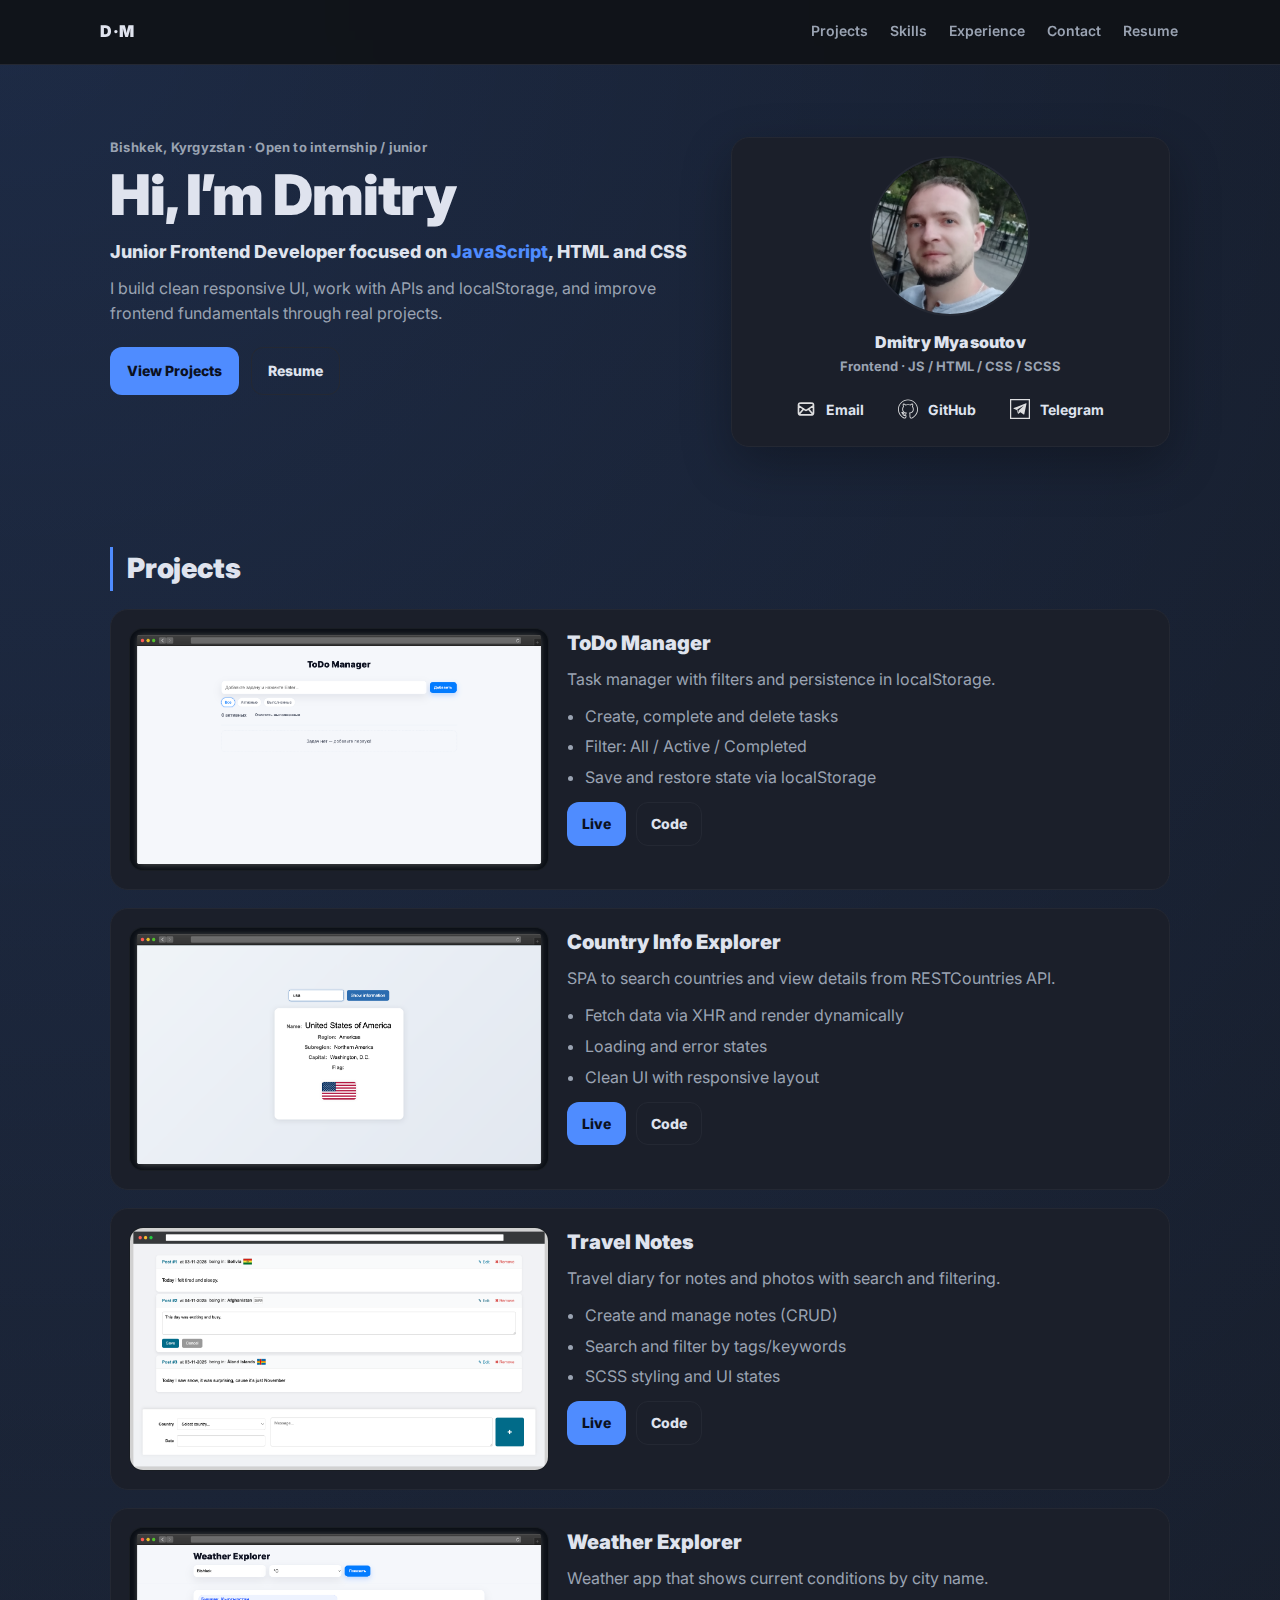
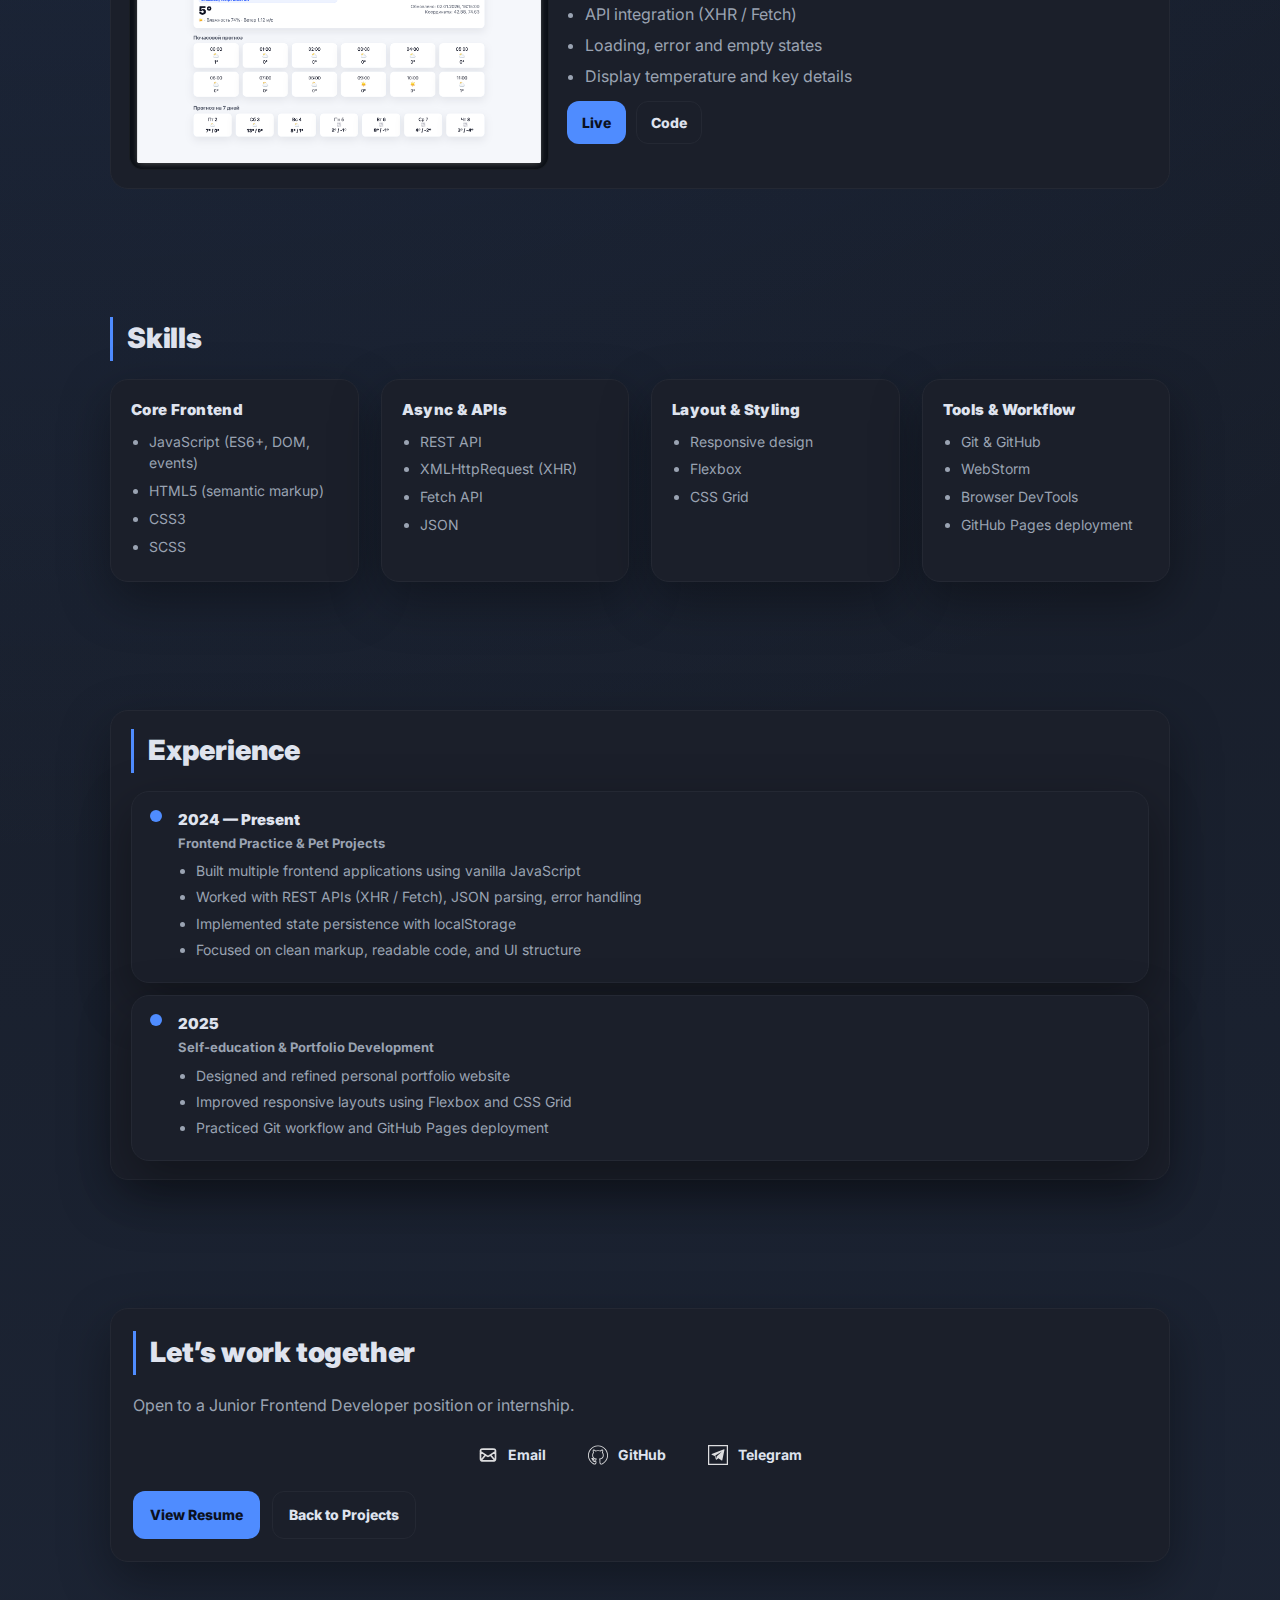
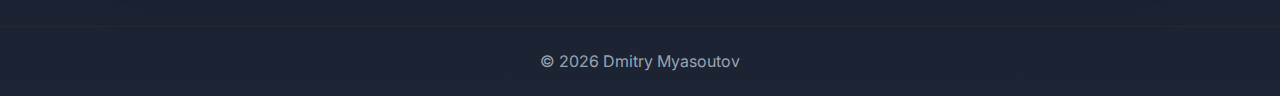
<file: docs/index.html>
<!DOCTYPE html>
<html lang="en">
<head>
    <meta charset="UTF-8" />
    <meta name="viewport" content="width=device-width, initial-scale=1.0" />
    <title>Dmitry Myasoutov — Frontend Developer</title>

    <link rel="preconnect" href="https://fonts.googleapis.com" />
    <link href="https://fonts.googleapis.com/css2?family=Inter:wght@400;500;700;900&display=swap" rel="stylesheet" />
    <link rel="stylesheet" href="./styles.css" />
</head>
<body>

<header class="top">
    <div class="top-inner wrap">
        <a class="brand" href="#top" aria-label="Go to top">D·M</a>

        <nav class="nav" id="nav" aria-label="Primary navigation">
            <a href="#projects">Projects</a>
            <a href="#skills">Skills</a>
            <a href="#experience">Experience</a>
            <a href="#contact">Contact</a>
            <a href="./assets/Dmitry-Myasoutov-CV.pdf" target="_blank" rel="noopener">Resume</a>
        </nav>

        <button
                class="nav-toggle"
                id="navToggle"
                type="button"
                aria-label="Toggle navigation"
                aria-expanded="false"
        >
            <span></span>
            <span></span>
            <span></span>
        </button>
    </div>
</header>

<div class="nav-overlay" id="navOverlay"></div>

<main id="top">

    <section class="hero">
        <div class="wrap hero-grid">

            <div class="hero-left">
                <p class="hero-kicker">Bishkek, Kyrgyzstan · Open to internship / junior</p>

                <h1>Hi, I’m Dmitry</h1>

                <p class="hero-subtitle">
                    Junior Frontend Developer focused on <span class="accent">JavaScript</span>, HTML and CSS
                </p>

                <p class="hero-desc">
                    I build clean responsive UI, work with APIs and localStorage, and improve frontend fundamentals through real projects.
                </p>

                <div class="hero-actions">
                    <a href="#projects" class="btn primary">View Projects</a>
                    <a href="./assets/Dmitry-Myasoutov-CV.pdf" target="_blank" rel="noopener" class="btn ghost">Resume</a>
                </div>
            </div>

            <div class="hero-right">
                <div class="hero-card">
                    <img class="hero-avatar" src="./assets/avatar.png" alt="Dmitry Myasoutov" loading="eager" />

                    <div class="hero-meta">
                        <div class="hero-name">Dmitry Myasoutov</div>
                        <div class="hero-role">Frontend · JS / HTML / CSS / SCSS</div>
                    </div>

                    <div class="contact-icons" aria-label="Contacts">
                        <a href="mailto:myasoutov.d@gmail.com" aria-label="Email">
                            <img src="assets/icons/mail.svg" alt="" aria-hidden="true" />
                            <span>Email</span>
                        </a>

                        <a href="https://github.com/myasoutovd-cloud" target="_blank" rel="noopener" aria-label="GitHub">
                            <img src="assets/icons/github.svg" alt="" aria-hidden="true" />
                            <span>GitHub</span>
                        </a>

                        <a href="https://t.me/myasoutovd" target="_blank" rel="noopener" aria-label="Telegram">
                            <img src="assets/icons/telegram.svg" alt="" aria-hidden="true" />
                            <span>Telegram</span>
                        </a>
                    </div>
                </div>
            </div>

        </div>
    </section>

    <section id="projects" class="section">
        <div class="wrap">
            <h2>Projects</h2>

            <div class="projects">

                <article class="project">
                    <div class="project-media">
                        <img src="./assets/todo-preview.png" alt="ToDo Manager preview" loading="lazy" />
                    </div>
                    <div class="project-body">
                        <h3>ToDo Manager</h3>
                        <p class="project-desc">Task manager with filters and persistence in localStorage.</p>
                        <ul class="project-points">
                            <li>Create, complete and delete tasks</li>
                            <li>Filter: All / Active / Completed</li>
                            <li>Save and restore state via localStorage</li>
                        </ul>
                        <div class="project-buttons">
                            <a href="projects/todo-manager/" target="_blank" rel="noopener">Live</a>
                            <a href="https://github.com/myasoutovd-cloud/my-portfolio/tree/main/docs/projects/todo-manager" target="_blank" rel="noopener">Code</a>
                        </div>
                    </div>
                </article>

                <article class="project">
                    <div class="project-media">
                        <img src="./assets/country-preview.png" alt="Country Info Explorer preview" loading="lazy" />
                    </div>
                    <div class="project-body">
                        <h3>Country Info Explorer</h3>
                        <p class="project-desc">SPA to search countries and view details from RESTCountries API.</p>
                        <ul class="project-points">
                            <li>Fetch data via XHR and render dynamically</li>
                            <li>Loading and error states</li>
                            <li>Clean UI with responsive layout</li>
                        </ul>
                        <div class="project-buttons">
                            <a href="projects/country-info-explorer/" target="_blank" rel="noopener">Live</a>
                            <a href="https://github.com/myasoutovd-cloud/my-portfolio/tree/main/docs/projects/country-info-explorer" target="_blank" rel="noopener">Code</a>
                        </div>
                    </div>
                </article>

                <article class="project">
                    <div class="project-media">
                        <img src="./assets/travel-preview.png" alt="Travel Notes preview" loading="lazy" />
                    </div>
                    <div class="project-body">
                        <h3>Travel Notes</h3>
                        <p class="project-desc">Travel diary for notes and photos with search and filtering.</p>
                        <ul class="project-points">
                            <li>Create and manage notes (CRUD)</li>
                            <li>Search and filter by tags/keywords</li>
                            <li>SCSS styling and UI states</li>
                        </ul>
                        <div class="project-buttons">
                            <a href="projects/travel-notes/" target="_blank" rel="noopener">Live</a>
                            <a href="https://github.com/myasoutovd-cloud/my-portfolio/tree/main/docs/projects/travel-notes" target="_blank" rel="noopener">Code</a>
                        </div>
                    </div>
                </article>

                <article class="project">
                    <div class="project-media">
                        <img src="./assets/weather-preview.png" alt="Weather Explorer preview" loading="lazy" />
                    </div>
                    <div class="project-body">
                        <h3>Weather Explorer</h3>
                        <p class="project-desc">Weather app that shows current conditions by city name.</p>
                        <ul class="project-points">
                            <li>API integration (XHR / Fetch)</li>
                            <li>Loading, error and empty states</li>
                            <li>Display temperature and key details</li>
                        </ul>
                        <div class="project-buttons">
                            <a href="projects/weather-explorer/" target="_blank" rel="noopener">Live</a>
                            <a href="https://github.com/myasoutovd-cloud/my-portfolio/tree/main/docs/projects/weather-explorer" target="_blank" rel="noopener">Code</a>
                        </div>
                    </div>
                </article>

            </div>
        </div>
    </section>

    <section id="skills" class="section">
        <div class="wrap">
            <h2>Skills</h2>

            <div class="skills-grid">
                <div class="skill-group">
                    <h4>Core Frontend</h4>
                    <ul>
                        <li>JavaScript (ES6+, DOM, events)</li>
                        <li>HTML5 (semantic markup)</li>
                        <li>CSS3</li>
                        <li>SCSS</li>
                    </ul>
                </div>

                <div class="skill-group">
                    <h4>Async & APIs</h4>
                    <ul>
                        <li>REST API</li>
                        <li>XMLHttpRequest (XHR)</li>
                        <li>Fetch API</li>
                        <li>JSON</li>
                    </ul>
                </div>

                <div class="skill-group">
                    <h4>Layout & Styling</h4>
                    <ul>
                        <li>Responsive design</li>
                        <li>Flexbox</li>
                        <li>CSS Grid</li>
                    </ul>
                </div>

                <div class="skill-group">
                    <h4>Tools & Workflow</h4>
                    <ul>
                        <li>Git & GitHub</li>
                        <li>WebStorm</li>
                        <li>Browser DevTools</li>
                        <li>GitHub Pages deployment</li>
                    </ul>
                </div>
            </div>

        </div>
    </section>

    <section id="experience" class="section">
        <div class="wrap">
            <div class="panel">
                <h2>Experience</h2>

                <div class="timeline">

                    <div class="timeline-item">
                        <div class="dot"></div>
                        <h4>2024 — Present</h4>
                        <p class="role">Frontend Practice & Pet Projects</p>
                        <ul class="exp-points">
                            <li>Built multiple frontend applications using vanilla JavaScript</li>
                            <li>Worked with REST APIs (XHR / Fetch), JSON parsing, error handling</li>
                            <li>Implemented state persistence with localStorage</li>
                            <li>Focused on clean markup, readable code, and UI structure</li>
                        </ul>
                    </div>

                    <div class="timeline-item">
                        <div class="dot"></div>
                        <h4>2025</h4>
                        <p class="role">Self-education & Portfolio Development</p>
                        <ul class="exp-points">
                            <li>Designed and refined personal portfolio website</li>
                            <li>Improved responsive layouts using Flexbox and CSS Grid</li>
                            <li>Practiced Git workflow and GitHub Pages deployment</li>
                        </ul>
                    </div>

                </div>
            </div>
        </div>
    </section>

    <section id="contact" class="section">
        <div class="wrap">
            <div class="contact">
                <h2>Let’s work together</h2>
                <p>Open to a Junior Frontend Developer position or internship.</p>

                <div class="contact-icons" aria-label="Contacts">
                    <a href="mailto:myasoutov.d@gmail.com" aria-label="Email">
                        <img src="assets/icons/mail.svg" alt="" aria-hidden="true" />
                        <span>Email</span>
                    </a>

                    <a href="https://github.com/myasoutovd-cloud" target="_blank" rel="noopener" aria-label="GitHub">
                        <img src="assets/icons/github.svg" alt="" aria-hidden="true" />
                        <span>GitHub</span>
                    </a>

                    <a href="https://t.me/myasoutovd" target="_blank" rel="noopener" aria-label="Telegram">
                        <img src="assets/icons/telegram.svg" alt="" aria-hidden="true" />
                        <span>Telegram</span>
                    </a>
                </div>

                <div class="contact-actions">
                    <a class="btn primary" href="./assets/Dmitry-Myasoutov-CV.pdf" target="_blank" rel="noopener">View Resume</a>
                    <a class="btn ghost" href="#projects">Back to Projects</a>
                </div>
            </div>
        </div>
    </section>

</main>

<footer class="footer">
    <div class="wrap">
        <p>© <span id="year"></span> Dmitry Myasoutov</p>
    </div>
</footer>

<button id="backToTop" class="back-to-top" aria-label="Back to top">
    <svg class="back-to-top__icon" xmlns="http://www.w3.org/2000/svg" viewBox="0 0 512 512" aria-hidden="true">
        <path d="M256,0C114.608,0,0,114.608,0,256c0,141.376,114.608,256,256,256s256-114.624,256-256C512,114.608,397.392,0,256,0z" fill="currentColor" opacity="0.14" />
        <path d="M392.4,364.608L256,277.12l-136.4,87.472L256,80.304L392.4,364.608z" fill="currentColor" />
    </svg>
</button>

<script src="./script.js"></script>
</body>
</html>
</file>
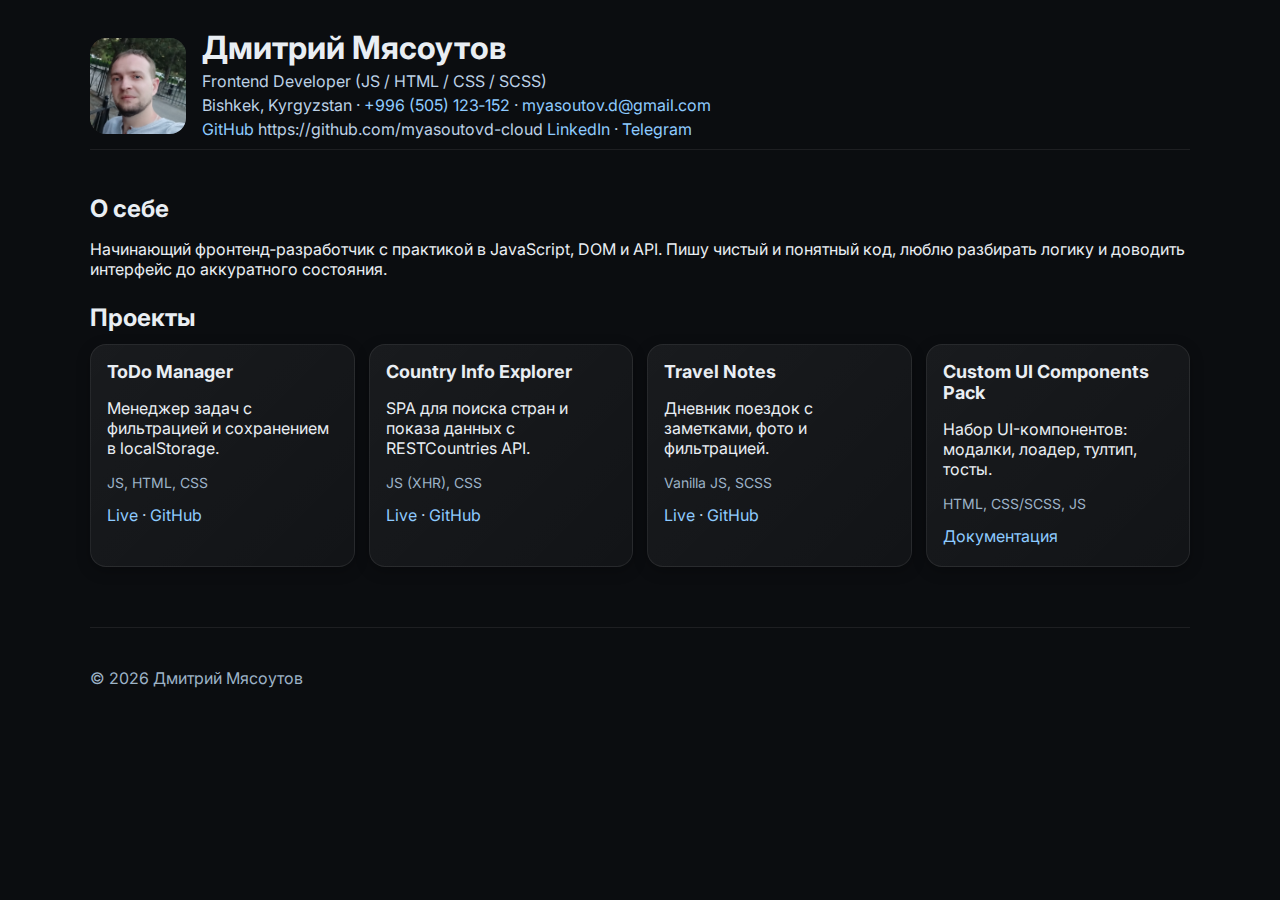
<file: site/index.html>
<!doctype html>
<html lang="ru">
<head>
  <meta charset="utf-8">
  <meta name="viewport" content="width=device-width, initial-scale=1">
  <title>Портфолио — Дмитрий Мясоутов</title>
  <link rel="preconnect" href="https://fonts.googleapis.com">
  <link rel="preconnect" href="https://fonts.gstatic.com" crossorigin>
  <link href="https://fonts.googleapis.com/css2?family=Inter:wght@400;600;800&display=swap" rel="stylesheet">
  <link rel="stylesheet" href="styles.css">
</head>
<body>
  <header class="container">
    <div class="header-inner">
      <div class="profile">
        <img id="avatar" class="avatar" src="./images/avatar.png" alt="фото" />
        <div>
          <h1>Дмитрий Мясоутов</h1>
          <p class="subtitle">Frontend Developer (JS / HTML / CSS / SCSS)</p>
          <p class="contacts">Bishkek, Kyrgyzstan · <a href="tel:+996505123152">+996 (505) 123‑152</a> · <a href="myasoutov.d@gmail.com">myasoutov.d@gmail.com</a></p>
          <p class="links"><a href="#" target="_blank">GitHub</a> https://github.com/myasoutovd-cloud <a href="#" target="_blank">LinkedIn</a> · <a href="#" target="_blank">Telegram</a></p>
        </div>
      </div>
    </div>
  </header>

  <main class="container">
    <section>
      <h2>О себе</h2>
      <p>Начинающий фронтенд‑разработчик с практикой в JavaScript, DOM и API. Пишу чистый и понятный код, люблю разбирать логику и доводить интерфейс до аккуратного состояния.</p>
    </section>

    <section>
      <h2>Проекты</h2>
      <div class="grid">
        <article class="card">
          <h3>ToDo Manager</h3>
          <p>Менеджер задач с фильтрацией и сохранением в localStorage.</p>
          <p class="stack">JS, HTML, CSS</p>
          <p class="links"><a href="#" target="_blank">Live</a> · <a href="#" target="_blank">GitHub</a></p>
        </article>

        <article class="card">
          <h3>Country Info Explorer</h3>
          <p>SPA для поиска стран и показа данных с RESTCountries API.</p>
          <p class="stack">JS (XHR), CSS</p>
          <p class="links"><a href="#" target="_blank">Live</a> · <a href="#" target="_blank">GitHub</a></p>
        </article>

        <article class="card">
          <h3>Travel Notes</h3>
          <p>Дневник поездок с заметками, фото и фильтрацией.</p>
          <p class="stack">Vanilla JS, SCSS</p>
          <p class="links"><a href="#" target="_blank">Live</a> · <a href="#" target="_blank">GitHub</a></p>
        </article>

        <article class="card">
          <h3>Custom UI Components Pack</h3>
          <p>Набор UI-компонентов: модалки, лоадер, тултип, тосты.</p>
          <p class="stack">HTML, CSS/SCSS, JS</p>
          <p class="links"><a href="#" target="_blank">Документация</a></p>
        </article>
      </div>
    </section>
  </main>

  <footer class="container footer">
    <p>© <span id="year"></span> Дмитрий Мясоутов</p>
  </footer>

  <script src="script.js"></script>
</body>
</html>
</file>
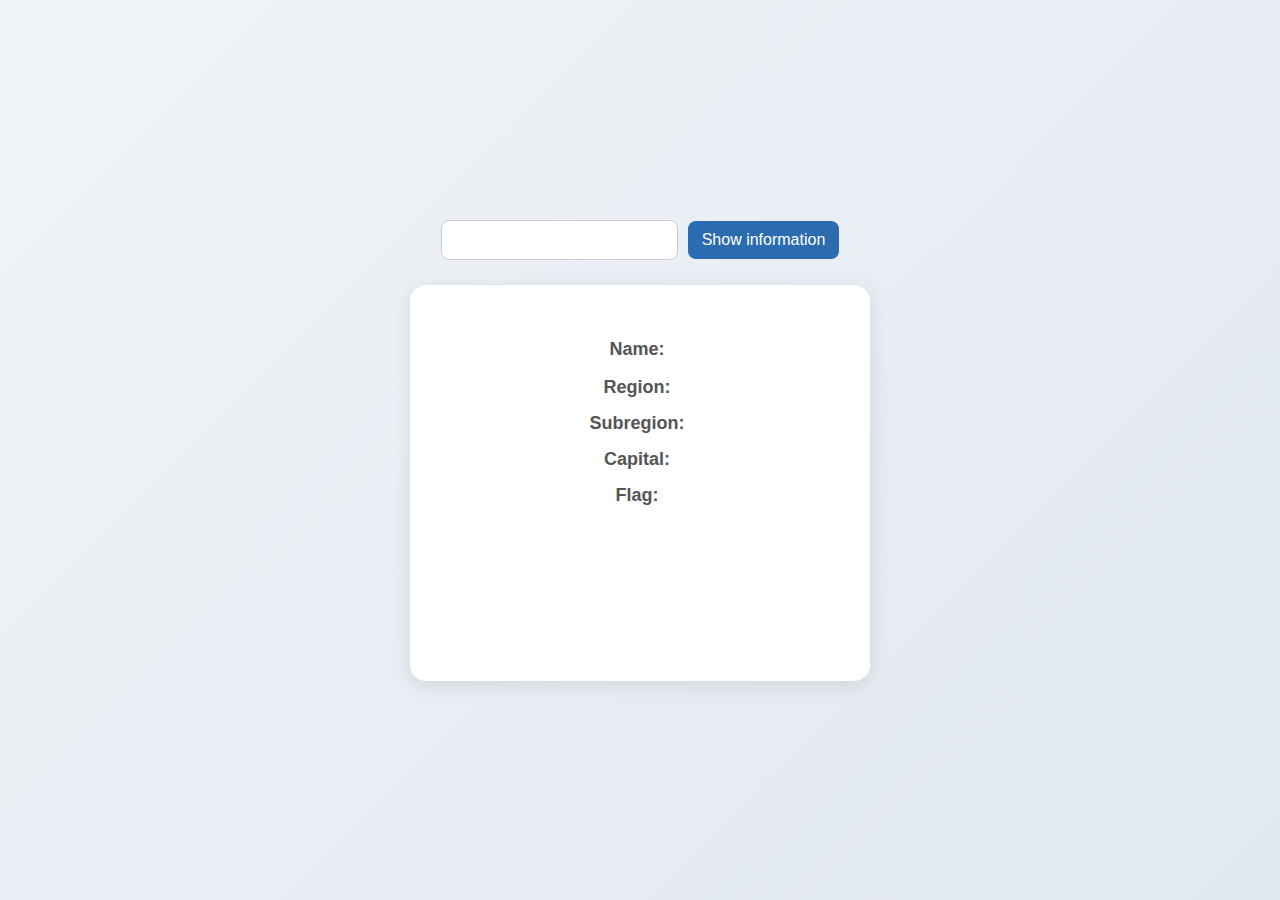
<file: docs/projects/country-info-explorer/index.html>
<!DOCTYPE html>
<html lang="en">

<head>
    <meta charset="UTF-8">
    <title>Country Info Explorer</title>
    <link rel="stylesheet" href="style.css">
    <script src="./request.js"></script>
    <link rel="stylesheet" href="../../loader.css">
</head>

<body>

    <div class="wrapper" id="wrapper">
        <form>
            <input id="country-name" type="text">
            <button type="submit" id="show">Show information</button>
        </form>

    </div>
    <div class="country-card">
        <div class="loader" id="loader"></div>
        <p><b>Name:</b> <span id="name"></span></p>
        <p><b>Region:</b> <span id="region"></span></p>
        <p><b>Subregion:</b> <span id="subregion"></span></p>
        <p><b>Capital:</b> <span id="capital"></span></p>
        <p><b>Flag:</b> <span id="flag"></span></p>
    </div>

    <script>
        
        document.addEventListener('DOMContentLoaded', () => {
            const formShow = document.querySelector('form');
            const countryName = document.getElementById('country-name');
            const loader = document.getElementById('loader');
            const URL = 'https://restcountries.com/v2/name/';
            const name = document.getElementById('name');
            const region = document.getElementById('region');
            const subregion = document.getElementById('subregion');
            const capital = document.getElementById('capital');
            const flag = document.getElementById('flag');

            const showCountryInfo = (country) => {
                name.innerText = country.name;
                region.innerText = country.region;
                subregion.innerText = country.subregion;
                capital.innerText = country.capital || '-';
                flag.innerHTML = `<img src="${country.flags.png}" alt="flag">`;

            };

            formShow.addEventListener('submit', (event) => {
                event.preventDefault();
                loader.style.display = 'block';

                request({
                    method: 'GET',
                    url: `${URL}${countryName.value}`,
                    success: (response) => {
                        const country = response[0];
                        showCountryInfo(country);

                        loader.style.display = 'none';
                    },
                    error: (err) => {
                        alert('Error: ' + err);

                        loader.style.display = 'none';
                    }
                });
            });
        });
    </script>
</body>

</html>
</file>
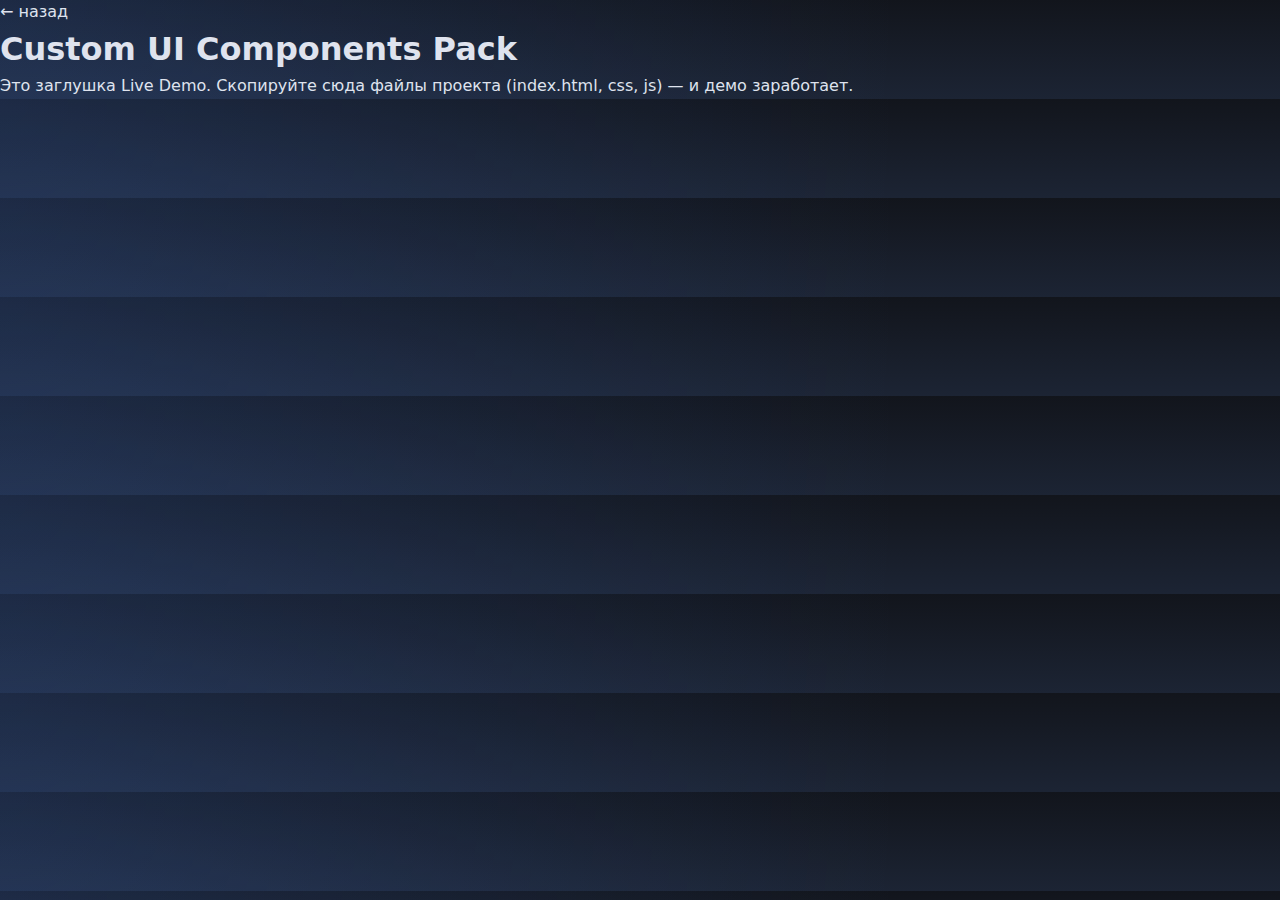
<file: docs/projects/custom-ui-components-pack/index.html>
<!doctype html>
<html lang="ru"><head><meta charset="utf-8"><meta name="viewport" content="width=device-width, initial-scale=1">
<title>Custom UI Components Pack — Demo</title><link rel="stylesheet" href="../../styles.css"></head>
<body><main class="container">
<p><a href="../..">← назад</a></p>
<h1>Custom UI Components Pack</h1>
<p>Это заглушка Live Demo. Скопируйте сюда файлы проекта (index.html, css, js) — и демо заработает.</p>
</main></body></html>
</file>
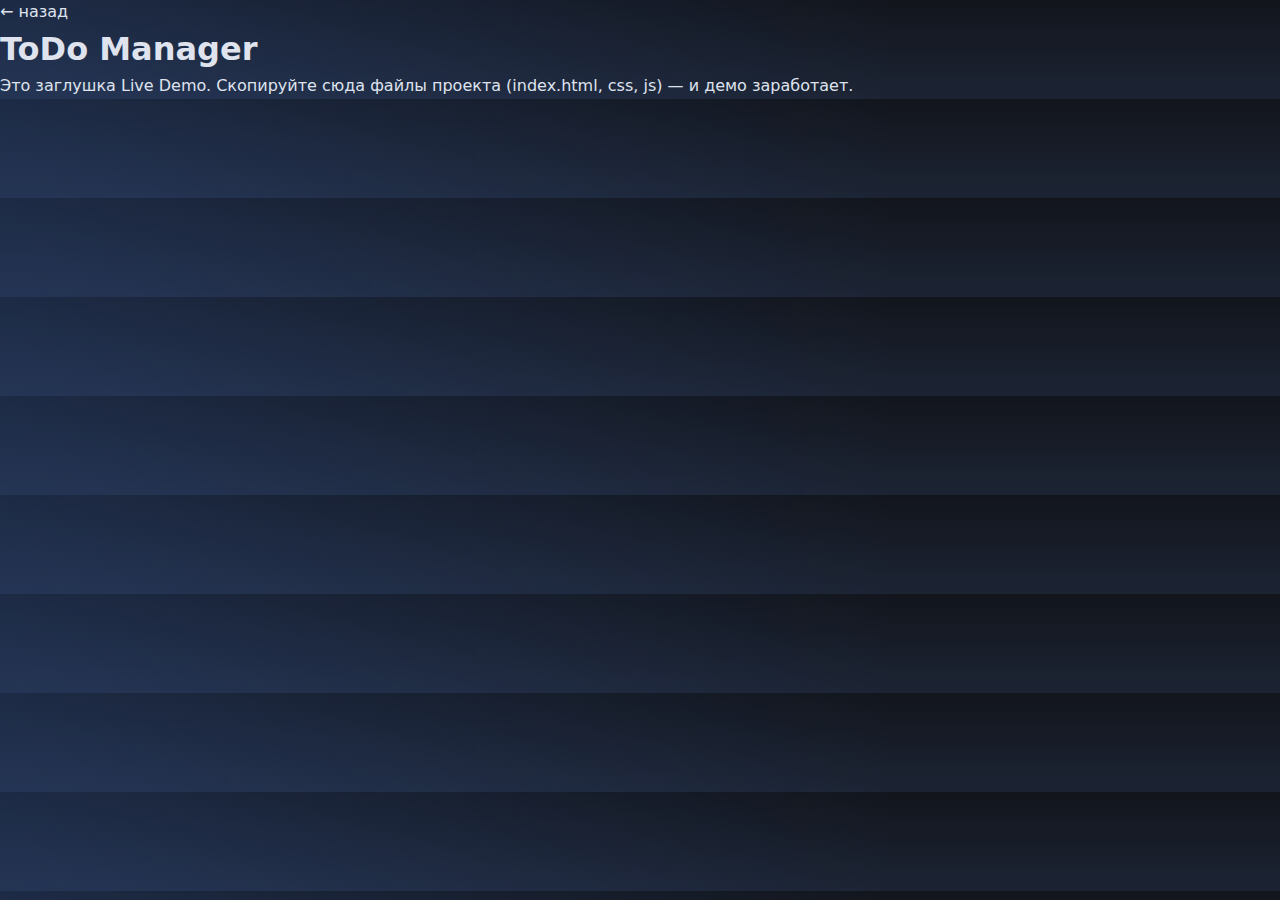
<file: docs/projects/todo-manager/index.html>
<!doctype html>
<html lang="ru"><head><meta charset="utf-8"><meta name="viewport" content="width=device-width, initial-scale=1">
<title>ToDo Manager — Demo</title><link rel="stylesheet" href="../../styles.css"></head>
<body><main class="container">
<p><a href="../..">← назад</a></p>
<h1>ToDo Manager</h1>
<p>Это заглушка Live Demo. Скопируйте сюда файлы проекта (index.html, css, js) — и демо заработает.</p>
</main></body></html>
</file>
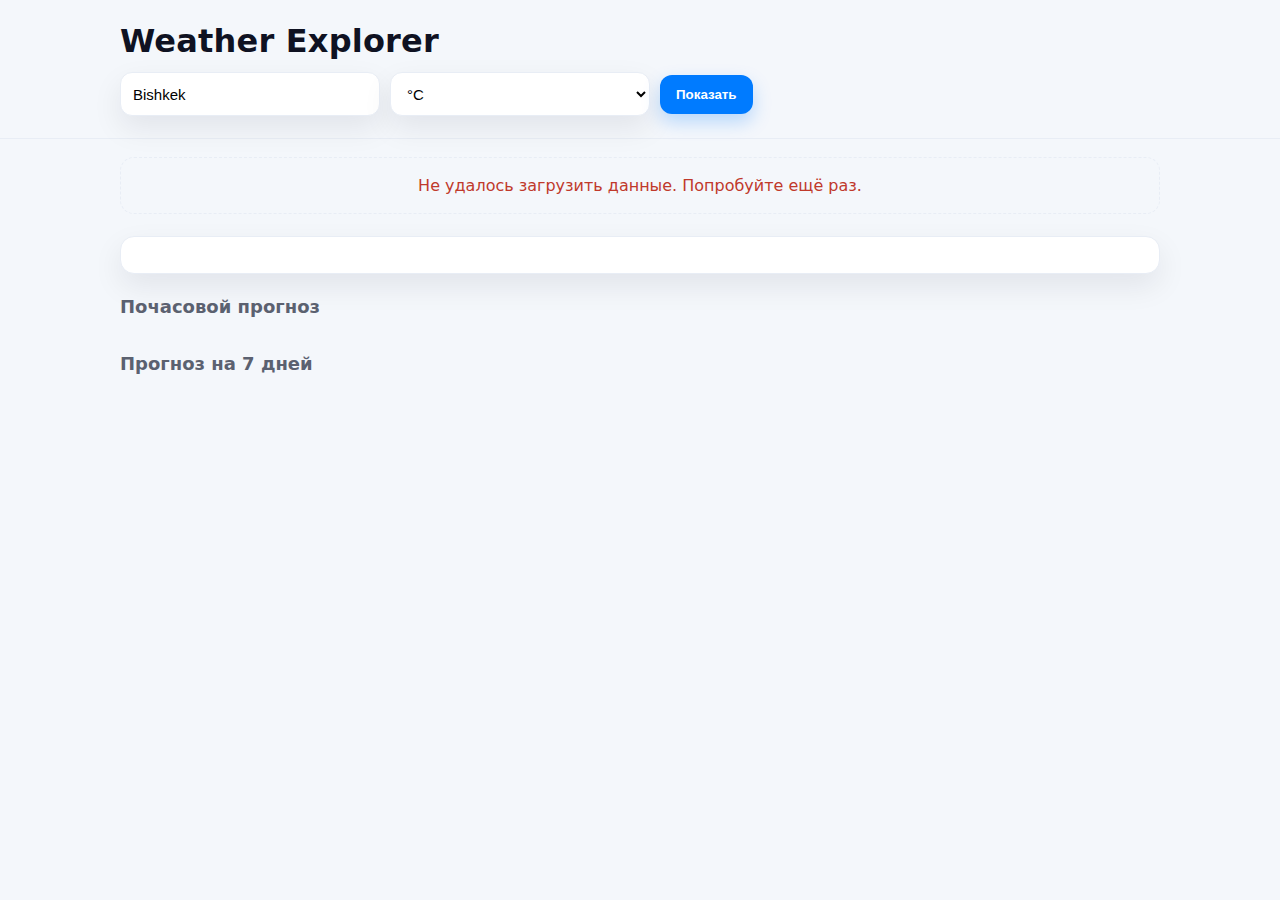
<file: docs/projects/weather-explorer/index.html>
<!doctype html>
<html lang="ru">
<head>
    <meta charset="utf-8">
    <meta name="viewport" content="width=device-width, initial-scale=1">
    <title>Weather Explorer</title>
    <link rel="stylesheet" href="style.css">
    <link rel="stylesheet" href="../../loader.css">
</head>
<body>
<header class="top">
    <div class="wrap">
        <h1>Weather Explorer</h1>

        <div class="toolbar">
            <div class="control">
                <input id="city" type="text" placeholder="Введите город (например, Bishkek)" />
            </div>
            <div class="control">
                <select id="units">
                    <option value="celsius" selected>°C</option>
                    <option value="fahrenheit">°F</option>
                </select>
            </div>
            <button id="searchBtn" class="btn btn-primary">Показать</button>
        </div>
    </div>
</header>

<main class="wrap">
    <div id="loader" class="loader" aria-hidden="true"></div>

    <div id="error" class="error" hidden>Не удалось загрузить данные. Попробуйте ещё раз.</div>

    <section id="current" class="current" hidden></section>

    <section>
        <h2 class="section-title">Почасовой прогноз</h2>
        <div id="hourly" class="hours"></div>
    </section>

    <section>
        <h2 class="section-title">Прогноз на 7 дней</h2>
        <div id="daily" class="days"></div>
    </section>
</main>

<script src="requestPromise.js"> </script>
<script src="script.js"></script>
</body>
</html>
</file>
<file: docs/styles.css>
:root{
    --bg-main:#12151c;
    --bg-surface:#1b1f2a;
    --text-main:#dfe3ee;
    --text-muted:#9aa3b2;
    --accent:#4f8cff;
    --accent-hover:#3b7ae0;
    --border-soft:#242833;
    --shadow:0 18px 50px rgba(0,0,0,.35);
}

*{box-sizing:border-box}
html,body{margin:0;padding:0}
body{
    font-family:Inter,system-ui,-apple-system,Segoe UI,Roboto,Arial,sans-serif;
    background:
            radial-gradient(circle at 0% 0%, rgba(79,140,255,0.18), transparent 70%),
            linear-gradient(180deg, #12151c 0%, #1c2434 100%);
    color:var(--text-main);
    line-height:1.55;
}
img{max-width:100%;display:block}
a{color:inherit;text-decoration:none}
a:hover{color:var(--accent)}
h1,h2,h3,h4{margin:0}
p{margin:0}
ul{margin:12px 0 0;padding-left:18px}
li{color:var(--text-muted);margin-bottom:6px}

.wrap{
    max-width:1100px;
    margin:0 auto;
    padding:0 20px;
}

.top{
    position:sticky;
    top:0;
    z-index:50;
    background:rgba(15,17,21,.88);
    backdrop-filter:blur(10px);
    border-bottom:1px solid var(--border-soft);
}
.top-inner{
    display:flex;
    align-items:center;
    justify-content:space-between;
    gap:18px;
    padding:14px 10px;
    position:relative;
}

.brand{
    font-weight:900;
    letter-spacing:.6px;
    font-size:16px;
    color:var(--text-main);
}

.nav{
    display:flex;
    gap:18px;
    flex-wrap:wrap;
}
.nav a{
    color:var(--text-muted);
    font-weight:600;
    font-size:14px;
    padding:6px 2px;
    border-bottom:2px solid transparent;
    transition:.2s;
}
.nav a:hover{
    color:var(--text-main);
    border-bottom-color:var(--accent);
}

.nav-toggle{
    display:none;
    width:40px;
    height:40px;
    border-radius:999px;
    border:1px solid var(--border-soft);
    background:rgba(11,15,24,.9);
    cursor:pointer;
    align-items:center;
    justify-content:center;
    gap:4px;
    padding:0;
    box-shadow:var(--shadow);
}
.nav-toggle span{
    width:18px;
    height:2px;
    border-radius:999px;
    background:var(--text-main);
    transition:.2s;
    transform-origin:center;
}
.nav-toggle.nav-toggle--open span:nth-child(1){
    transform: translateY(6px) rotate(45deg);
}

.nav-toggle.nav-toggle--open span:nth-child(2){
    opacity:0;
}

.nav-toggle.nav-toggle--open span:nth-child(3){
    transform: translateY(-6px) rotate(-45deg);
}

.hero{padding:72px 0 36px}
.hero-grid{
    display:grid;
    grid-template-columns:1.15fr .85fr;
    gap:26px;
    align-items:start;
}
.hero-kicker{
    margin:0 0 10px;
    color:var(--text-muted);
    font-weight:700;
    font-size:13px;
    letter-spacing:.2px;
}
.hero h1{
    font-size:56px;
    line-height:1.02;
    font-weight:900;
    letter-spacing:-.8px;
}
.hero-subtitle{
    margin-top:14px;
    font-size:18px;
    font-weight:800;
    color:var(--text-main);
}
.accent{color:var(--accent)}
.hero-desc{
    margin-top:10px;
    max-width:680px;
    font-size:16px;
    color:var(--text-muted);
}
.hero-actions{
    display:flex;
    gap:12px;
    margin-top:22px;
    flex-wrap:wrap;
}

.btn{
    display:inline-flex;
    align-items:center;
    justify-content:center;
    padding:12px 16px;
    border-radius:12px;
    font-weight:800;
    font-size:14px;
    border:1px solid transparent;
    transition:.2s;
}
.btn.primary{
    background:var(--accent);
    color:#0b1020;
}
.btn.primary:hover{background:var(--accent-hover)}
.btn.ghost{
    border-color:var(--border-soft);
    color:var(--text-main);
    background:transparent;
}
.btn.ghost:hover{
    border-color:var(--accent);
    color:var(--accent);
}

.hero-card{
    background:var(--bg-surface);
    border:1px solid var(--border-soft);
    border-radius:18px;
    padding:18px;
    box-shadow:0 18px 50px rgba(0,0,0,.28);
    text-align:center;
}
.hero-avatar{
    width:160px;
    height:160px;
    min-width:160px;
    min-height:160px;
    aspect-ratio:1 / 1;
    object-fit:cover;
    border-radius:50%;
    margin:0 auto;
    border:2px solid var(--border-soft);
    background:#0b0f16;
    flex-shrink:0;
}
.hero-meta{
    margin-top:14px;
    display:flex;
    flex-direction:column;
    gap:2px;
}
.hero-name{font-weight:900;letter-spacing:.2px}
.hero-role{color:var(--text-muted);font-weight:700;font-size:13px}

.contact-icons{
    display:flex;
    gap:22px;
    flex-wrap:wrap;
    margin-top:18px;
    justify-content:center;
}
.contact-icons a{
    display:flex;
    align-items:center;
    gap:10px;
    padding:8px 10px;
    border-radius:10px;
    font-weight:700;
    font-size:14px;
    color:var(--text-main);
    transition:.2s;
}
.contact-icons a:hover{
    background:rgba(255,255,255,.04);
    color:var(--accent);
}
.contact-icons img{
    width:20px;
    height:20px;
    filter:brightness(0) invert(1);
    opacity:.85;
    transition:.2s;
}
.contact-icons a:hover img{
    opacity:1;
    transform:translateY(-1px);
}
.hero-card .contact-icons{margin-top:14px;gap:14px}
.hero-card .contact-icons a{padding:8px 10px}

.section{padding:64px 0}
.section h2{
    font-size:28px;
    font-weight:900;
    letter-spacing:-.2px;
    margin-bottom:18px;
    border-left:3px solid var(--accent);
    padding-left:14px;
}

.projects{
    display:grid;
    grid-template-columns:1fr;
    gap:18px;
    margin-top:14px;
}
.project{
    display:grid;
    grid-template-columns:420px 1fr;
    gap:18px;
    padding:18px;
    background:var(--bg-surface);
    border:1px solid var(--border-soft);
    border-radius:18px;
    transition:transform .25s ease, box-shadow .25s ease;
}
.project:hover{
    transform:translateY(-4px);
    box-shadow:0 20px 60px rgba(0,0,0,.45);
}

.project-media{
    width:100%;
    aspect-ratio:1724 / 1000;
    overflow:hidden;
    border-radius:14px;
    background:#0b0f16;
    border:1px solid rgba(255,255,255,.06);
    display:flex;
}
.project-media img{
    width:100%;
    height:100%;
    object-fit:cover;
}

.project-body h3{
    font-size:20px;
    font-weight:900;
    margin-bottom:8px;
}
.project-desc{
    color:var(--text-muted);
    margin-bottom:10px;
}

.project-buttons{
    display:flex;
    gap:10px;
    margin-top:12px;
    flex-wrap:wrap;
}
.project-buttons a{
    display:inline-flex;
    align-items:center;
    justify-content:center;
    padding:10px 14px;
    border-radius:12px;
    font-weight:800;
    font-size:14px;
    border:1px solid var(--border-soft);
    background:transparent;
    color:var(--text-main);
    transition:.2s;
}
.project-buttons a:hover{
    transform:translateY(-1px);
    border-color:rgba(255,255,255,.18);
}
.project-buttons a:first-child{
    background:var(--accent);
    color:#0b1020;
    border-color:transparent;
}
.project-buttons a:first-child:hover{filter:brightness(1.05)}

.skills-grid{
    display:grid;
    grid-template-columns:repeat(auto-fit, minmax(240px, 1fr));
    gap:22px;
    margin-top:16px;
}
.skill-group{
    background:var(--bg-surface);
    border:1px solid var(--border-soft);
    border-radius:18px;
    padding:18px 20px;
    box-shadow:var(--shadow);
}
.skill-group h4{
    font-size:15px;
    font-weight:900;
    letter-spacing:.4px;
    margin-bottom:10px;
    color:var(--text-main);
}
.skill-group ul{margin:0;padding-left:18px}
.skill-group li{font-size:14px;color:var(--text-muted);margin-bottom:6px}

.panel{
    background:var(--bg-surface);
    border:1px solid var(--border-soft);
    border-radius:18px;
    padding:18px 20px;
    box-shadow:var(--shadow);
}
.timeline{
    margin-top:12px;
    display:grid;
    gap:12px;
}
.timeline-item{
    position:relative;
    background:var(--bg-surface);
    border:1px solid var(--border-soft);
    border-radius:18px;
    padding:16px 18px 16px 46px;
    box-shadow:var(--shadow);
}
.timeline-item .dot{
    width:12px;
    height:12px;
    border-radius:50%;
    background:var(--accent);
    position:absolute;
    left:18px;
    top:18px;
}
.timeline-item h4{
    font-size:15px;
    font-weight:900;
    margin-bottom:2px;
}
.timeline-item .role{
    font-size:13px;
    font-weight:700;
    color:var(--text-muted);
    margin-bottom:8px;
}
.exp-points{margin:0;padding-left:18px}
.exp-points li{
    font-size:14px;
    color:var(--text-muted);
    margin-bottom:6px;
    line-height:1.45;
}

.contact{
    background:var(--bg-surface);
    border:1px solid var(--border-soft);
    border-radius:18px;
    padding:22px;
    box-shadow:var(--shadow);
}
.contact p{margin-top:10px;color:var(--text-muted)}
.contact-actions{
    display:flex;
    gap:12px;
    flex-wrap:wrap;
    margin-top:18px;
}

.footer{
    border-top:1px solid var(--border-soft);
    padding:22px 0;
    color:var(--text-muted);
    text-align:center;
}

.back-to-top{
    position:fixed;
    right:24px;
    bottom:24px;
    width:54px;
    height:54px;
    display:grid;
    place-items:center;
    background:var(--bg-surface);
    border:1px solid var(--border-soft);
    border-radius:999px;
    box-shadow:var(--shadow);
    cursor:pointer;
    z-index:120;
    opacity:0;
    visibility:hidden;
    transform:translateY(14px) scale(.96);
    transition:opacity .25s ease, transform .25s ease, background .2s ease, border-color .2s ease;
}
.back-to-top.show{
    opacity:1;
    visibility:visible;
    transform:translateY(0) scale(1);
    animation:floaty 2.2s ease-in-out infinite;
}
.back-to-top__icon{
    display:block;
    width:30px;
    height:30px;
    color:var(--accent);
    transform:none;
    transition:transform .2s ease, color .2s ease;
}
.back-to-top:hover{border-color:rgba(79,140,255,.45)}
.back-to-top:hover .back-to-top__icon{
    color:var(--accent-hover);
    transform:translateY(-3px);
}
.back-to-top:active{transform:translateY(0) scale(.97)}

.nav-overlay{
    position:fixed;
    inset:0;
    background:rgba(0,0,0,.45);
    z-index:40;
    opacity:0;
    visibility:hidden;
    transition:opacity .2s ease;
}
.nav-overlay.nav-overlay--visible{
    opacity:1;
    visibility:visible;
}

.body--no-scroll{
    overflow:hidden;
    touch-action:none;
}

@keyframes floaty{
    0%,100%{transform:translateY(0) scale(1)}
    50%{transform:translateY(-4px) scale(1.02)}
}

@media (prefers-reduced-motion:reduce){
    .back-to-top.show{animation:none}
}

@media (max-width:980px){
    .hero{padding:52px 0 24px}
    .hero-grid{grid-template-columns:1fr}
    .hero h1{font-size:44px}
    .project{grid-template-columns:1fr}
}

@media (max-width:720px){
    .top-inner{
        gap:10px;
        justify-content:space-between;
    }

    .nav-toggle{
        display:flex;
        flex-direction:column;
        align-items:center;
        justify-content:center;
        gap:4px;
    }

    .nav{
        position:absolute;
        top:100%;
        right:20px;
        left:20px;
        background:var(--bg-surface);
        border:1px solid var(--border-soft);
        border-radius:14px;
        padding:12px;
        box-shadow:var(--shadow);
        display:none;
        flex-direction:column;
        gap:10px;
        z-index:100;
    }

    .nav.nav--open{
        display:flex;
    }

    .nav a{
        padding:8px 6px;
        font-size:14px;
        border-bottom:none;
        width:100%;
    }
}

@media (max-width:600px){
    .back-to-top{
        right:16px;
        bottom:16px;
        width:50px;
        height:50px;
    }
}

@media (max-width:560px){
    .hero{padding:44px 0 22px}
    .hero h1{font-size:34px}
    .section{padding:34px 0}
    .hero-avatar{
        width:120px;
        height:120px;
        min-width:120px;
        min-height:120px;
    }
    .project-media{
        aspect-ratio:16 / 10;
    }
}
</file>
<file: site/styles.css>
* { box-sizing: border-box; }
html, body { margin:0; padding:0; font-family: 'Inter', system-ui, -apple-system, Segoe UI, Roboto, Arial, sans-serif; background:#0b0d10; color:#e9eef3; }
.container { width: min(1100px, 92%); margin: 0 auto; }
.header-inner { padding: 28px 0 6px; border-bottom: 1px solid rgba(255,255,255,.08); }
.profile { display:flex; align-items:center; gap:16px; }
.avatar { width:96px; height:96px; border-radius: 16px; object-fit: cover; background:#222; }
h1 { font-size: 28px; margin: 0 0 4px; }
.subtitle, .contacts, .links { margin: 4px 0; color:#bcd1e6; }
a { color:#8ecbff; text-decoration: none; }
a:hover { text-decoration: underline; }
main { padding: 20px 0 60px; }
h2 { font-size: 22px; margin: 24px 0 12px; }
.grid { display:grid; grid-template-columns: repeat(auto-fill, minmax(260px, 1fr)); gap: 14px; }
.card { background: linear-gradient(135deg, rgba(255,255,255,.06), rgba(255,255,255,.03)); border:1px solid rgba(255,255,255,.08); padding: 16px; border-radius: 16px; box-shadow: 0 4px 14px rgba(0,0,0,.25); }
.card h3 { margin: 0 0 8px; font-size: 18px; }
.card .stack { color:#9db3c7; font-size: 14px; }
.footer { padding: 24px 0; border-top: 1px solid rgba(255,255,255,.08); color:#9db3c7; }
@media (min-width: 1200px) { h1{font-size:32px;} h2{font-size:24px;} }
@media (max-width: 480px) { h1{font-size:24px;} body{font-size: 16px;} }
</file>
<file: docs/projects/country-info-explorer/style.css>
body {
    font-family: 'Inter', Arial, sans-serif;
    background: linear-gradient(135deg, #f0f4f8, #e2e8f0);
    color: #000;
    display: flex;
    flex-direction: column;
    align-items: center;
    justify-content: center;
    height: 100vh;
    margin: 0;
}

.country-card {
    background: #fff;
    border-radius: 16px;
    box-shadow: 0 4px 20px rgba(0, 0, 0, 0.1);
    padding: 30px 40px;
    width: 380px;
    text-align: center;
    transition: 0.3s ease;
}

.country-card:hover {
    transform: translateY(-3px);
    box-shadow: 0 6px 25px rgba(0, 0, 0, 0.15);
}

.wrapper form {
    display: flex;
    justify-content: center;
    align-items: center;
    gap: 10px;
    margin-bottom: 25px;
}

#country-name {
    width: 65%;
    padding: 10px 14px;
    font-size: 16px;
    border: 1px solid #ccc;
    border-radius: 8px;
    transition: border-color 0.3s, box-shadow 0.3s;
}

#country-name:focus {
    border-color: #2b6cb0;
    box-shadow: 0 0 5px rgba(43, 108, 176, 0.4);
    outline: none;
}

#show {
    padding: 10px 14px;
    white-space: nowrap;
    font-size: 16px;
    border: none;
    border-radius: 8px;
    background-color: #2b6cb0;
    color: #fff;
    cursor: pointer;
    transition: background-color 0.3s ease, transform 0.2s;
}

#show:hover {
    background-color: #1e4e8c;
    transform: translateY(-2px);
}

#name {
    font-size: 28px;
}

p {
    font-size: 18px;
    margin: 15px 0;
}

b {
    color: #555;
    margin-right: 6px;
}

#flag {
    display: flex;
    align-items: center;
    justify-content: center;
    min-height: 130px;
    /* место под флаг заранее */
}

#flag img {
    display: block;
    width: 120px;
    height: auto;
    margin: 15px auto 0;
    border-radius: 8px;
    border: 1px solid #ddd;
    box-shadow: 0 0 10px rgba(0, 0, 0, 0.05);
}
</file>
<file: docs/loader.css>
.loader {
    display: none;
    position: absolute;
    top: 50%;
    left: 50%;
    transform: translate(-50%, -50%);
    margin: 0;
    font-size: 25px;
    width: 1em;
    height: 1em;
    border-radius: 50%;
    text-indent: -9999em;
    color: #6c85bd;
    animation: load5 1.1s infinite ease;
    transform: translate(-50%, -50%) translateZ(0);
    pointer-events: none;
    z-index: 99;
}

@keyframes load5 {

    0%,
    100% {
        box-shadow:
            0em -2.6em 0em 0em #006a89,
            1.8em -1.8em 0 0em rgba(0, 106, 137, 0.2),
            2.5em 0em 0 0em rgba(0, 106, 137, 0.2),
            1.75em 1.75em 0 0em rgba(0, 106, 137, 0.2),
            0em 2.5em 0 0em rgba(0, 106, 137, 0.2),
            -1.8em 1.8em 0 0em rgba(0, 106, 137, 0.2),
            -2.6em 0em 0 0em rgba(0, 106, 137, 0.5),
            -1.8em -1.8em 0 0em rgba(0, 106, 137, 0.7);
    }

    12.5% {
        box-shadow:
            0em -2.6em 0em 0em rgba(0, 106, 137, 0.7),
            1.8em -1.8em 0 0em #006a89,
            2.5em 0em 0 0em rgba(0, 106, 137, 0.2),
            1.75em 1.75em 0 0em rgba(0, 106, 137, 0.2),
            0em 2.5em 0 0em rgba(0, 106, 137, 0.2),
            -1.8em 1.8em 0 0em rgba(0, 106, 137, 0.2),
            -2.6em 0em 0 0em rgba(0, 106, 137, 0.2),
            -1.8em -1.8em 0 0em rgba(0, 106, 137, 0.5);
    }

    25% {
        box-shadow:
            0em -2.6em 0em 0em rgba(0, 106, 137, 0.5),
            1.8em -1.8em 0 0em rgba(0, 106, 137, 0.7),
            2.5em 0em 0 0em #006a89,
            1.75em 1.75em 0 0em rgba(0, 106, 137, 0.2),
            0em 2.5em 0 0em rgba(0, 106, 137, 0.2),
            -1.8em 1.8em 0 0em rgba(0, 106, 137, 0.2),
            -2.6em 0em 0 0em rgba(0, 106, 137, 0.2),
            -1.8em -1.8em 0 0em rgba(0, 106, 137, 0.2);
    }

    37.5% {
        box-shadow:
            0em -2.6em 0em 0em rgba(0, 106, 137, 0.2),
            1.8em -1.8em 0 0em rgba(0, 106, 137, 0.5),
            2.5em 0em 0 0em rgba(0, 106, 137, 0.7),
            1.75em 1.75em 0 0em #006a89,
            0em 2.5em 0 0em rgba(0, 106, 137, 0.2),
            -1.8em 1.8em 0 0em rgba(0, 106, 137, 0.2),
            -2.6em 0em 0 0em rgba(0, 106, 137, 0.2),
            -1.8em -1.8em 0 0em rgba(0, 106, 137, 0.2);
    }

    50% {
        box-shadow:
            0em -2.6em 0em 0em rgba(0, 106, 137, 0.2),
            1.8em -1.8em 0 0em rgba(0, 106, 137, 0.2),
            2.5em 0em 0 0em rgba(0, 106, 137, 0.5),
            1.75em 1.75em 0 0em rgba(0, 106, 137, 0.7),
            0em 2.5em 0 0em #006a89,
            -1.8em 1.8em 0 0em rgba(0, 106, 137, 0.2),
            -2.6em 0em 0 0em rgba(0, 106, 137, 0.2),
            -1.8em -1.8em 0 0em rgba(0, 106, 137, 0.2);
    }

    62.5% {
        box-shadow:
            0em -2.6em 0em 0em rgba(0, 106, 137, 0.2),
            1.8em -1.8em 0 0em rgba(0, 106, 137, 0.2),
            2.5em 0em 0 0em rgba(0, 106, 137, 0.2),
            1.75em 1.75em 0 0em rgba(0, 106, 137, 0.5),
            0em 2.5em 0 0em rgba(0, 106, 137, 0.7),
            -1.8em 1.8em 0 0em #006a89,
            -2.6em 0em 0 0em rgba(0, 106, 137, 0.2),
            -1.8em -1.8em 0 0em rgba(0, 106, 137, 0.2);
    }

    75% {
        box-shadow:
            0em -2.6em 0em 0em rgba(0, 106, 137, 0.2),
            1.8em -1.8em 0 0em rgba(0, 106, 137, 0.2),
            2.5em 0em 0 0em rgba(0, 106, 137, 0.2),
            1.75em 1.75em 0 0em rgba(0, 106, 137, 0.2),
            0em 2.5em 0 0em rgba(0, 106, 137, 0.5),
            -1.8em 1.8em 0 0em rgba(0, 106, 137, 0.7),
            -2.6em 0em 0 0em #006a89,
            -1.8em -1.8em 0 0em rgba(0, 106, 137, 0.2);
    }

    87.5% {
        box-shadow:
            0em -2.6em 0em 0em rgba(0, 106, 137, 0.2),
            1.8em -1.8em 0 0em rgba(0, 106, 137, 0.2),
            2.5em 0em 0 0em rgba(0, 106, 137, 0.2),
            1.75em 1.75em 0 0em rgba(0, 106, 137, 0.2),
            0em 2.5em 0 0em rgba(0, 106, 137, 0.2),
            -1.8em 1.8em 0 0em rgba(0, 106, 137, 0.5),
            -2.6em 0em 0 0em rgba(0, 106, 137, 0.7),
            -1.8em -1.8em 0 0em #006a89;
    }
}
</file>
<file: docs/projects/weather-explorer/style.css>
:root{
    --bg:#f4f7fb;
    --panel:#ffffff;
    --text:#0f1222;
    --muted:#5b6170;
    --line:#e8edf5;
    --blue:#007bff;
    --blue-600:#0059ff;
    --shadow:0 12px 30px rgba(15,18,34,.08);
}

*{box-sizing:border-box}
html,body{margin:0;padding:0}
body{font-family:Inter,system-ui,Segoe UI,Roboto,Arial,sans-serif;background:var(--bg);color:var(--text)}

.wrap{max-width:1080px;margin:0 auto;padding:0 20px}

.top{position:sticky;top:0;z-index:10;background:var(--bg);border-bottom:1px solid var(--line)}
.top .wrap{padding:22px 20px}
h1{margin:0 0 6px;font-size:32px;font-weight:900;letter-spacing:.2px}
.muted{margin:0;color:var(--muted)}

.toolbar{display:flex;gap:10px;align-items:center;margin-top:12px;flex-wrap:wrap}
.control input, .control select{
    height:44px;border-radius:12px;border:1px solid var(--line);background:#fff;padding:0 12px;
    box-shadow:var(--shadow);font-size:15px;outline:none;min-width:260px;
}
.control input:focus, .control select:focus{border-color:var(--blue);box-shadow:0 0 0 3px rgba(0,123,255,.15), var(--shadow)}

.btn{border:0;border-radius:12px;padding:12px 16px;font-weight:700;cursor:pointer;transition:.2s}
.btn-primary{background:var(--blue);color:#fff;box-shadow:0 8px 18px rgba(0,123,255,.25)}
.btn-primary:hover{background:var(--blue-600)}

.section-title{margin:18px 0 8px;font-size:18px;color:var(--muted)}

.loader{
    width:48px;height:48px;border-radius:50%;
    margin:24px auto;display:none;border:4px solid #dfe7f3;border-top-color:var(--blue);
    animation:spin 1s linear infinite;
}
@keyframes spin{to{transform:rotate(360deg)}}
.loader.show{display:block}

.error{padding:18px;border:1px dashed var(--line);border-radius:14px;color:#c0392b;text-align:center;margin:18px 0}

.current{
    margin:22px 0;
    background:#fff;border:1px solid var(--line);border-radius:14px;box-shadow:var(--shadow);
    padding:18px;display:grid;grid-template-columns:1fr 1fr;gap:12px;align-items:center;
}
.current .temp{font-size:42px;font-weight:900}
.current .meta{color:var(--muted)}
.badge{background:#eef3ff;color:#2f5fff;border:1px solid #d9e4ff;border-radius:999px;padding:4px 8px;font-weight:700}

.hours{
    display:grid;grid-template-columns:repeat(6,1fr);gap:12px;margin-bottom:28px;
}
.hour{
    background:#fff;border:1px solid var(--line);border-radius:14px;box-shadow:var(--shadow);
    padding:12px;text-align:center
}
.hour .big{font-size:20px;font-weight:800}

.days{
    display:grid;grid-template-columns:repeat(7,1fr);gap:12px;margin-bottom:40px;
}
.day{
    background:#fff;border:1px solid var(--line);border-radius:14px;box-shadow:var(--shadow);
    padding:12px;text-align:center
}
.day .range{font-weight:800}

@media(max-width:980px){ .hours{grid-template-columns:repeat(3,1fr)} .current{grid-template-columns:1fr} }
@media(max-width:620px){ .hours{grid-template-columns:repeat(2,1fr)} .days{grid-template-columns:repeat(3,1fr)} }
</file>
